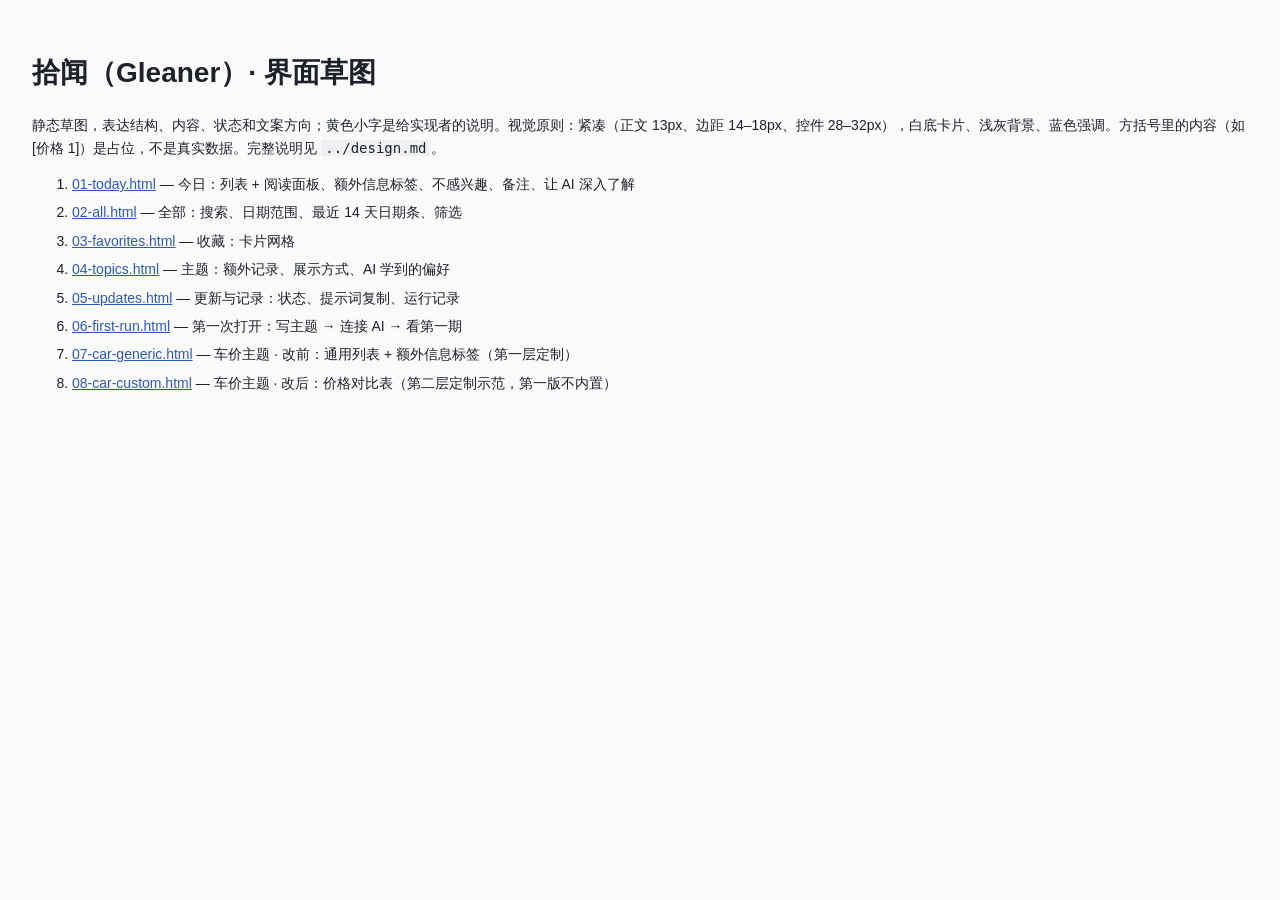
<file: docs/design/index.html>
<!doctype html>
<html lang="zh-CN"><head><meta charset="utf-8"><title>拾闻 · 界面草图</title><style>body{margin:0;padding:32px;font-family:-apple-system,"PingFang SC",sans-serif;background:#fafafa;color:#1D2129;font-size:14px;line-height:1.6}a{color:#2B59C3}li{margin:6px 0}code{background:#eef0f3;padding:0 4px;border-radius:3px}</style></head><body>
<h1>拾闻（Gleaner）· 界面草图</h1>
<p>静态草图，表达结构、内容、状态和文案方向；黄色小字是给实现者的说明。视觉原则：紧凑（正文 13px、边距 14–18px、控件 28–32px），白底卡片、浅灰背景、蓝色强调。方括号里的内容（如 [价格 1]）是占位，不是真实数据。完整说明见 <code>../design.md</code>。</p>
<ol>
<li><a href="01-today.html">01-today.html</a> — 今日：列表 + 阅读面板、额外信息标签、不感兴趣、备注、让 AI 深入了解</li>
<li><a href="02-all.html">02-all.html</a> — 全部：搜索、日期范围、最近 14 天日期条、筛选</li>
<li><a href="03-favorites.html">03-favorites.html</a> — 收藏：卡片网格</li>
<li><a href="04-topics.html">04-topics.html</a> — 主题：额外记录、展示方式、AI 学到的偏好</li>
<li><a href="05-updates.html">05-updates.html</a> — 更新与记录：状态、提示词复制、运行记录</li>
<li><a href="06-first-run.html">06-first-run.html</a> — 第一次打开：写主题 → 连接 AI → 看第一期</li>
<li><a href="07-car-generic.html">07-car-generic.html</a> — 车价主题 · 改前：通用列表 + 额外信息标签（第一层定制）</li>
<li><a href="08-car-custom.html">08-car-custom.html</a> — 车价主题 · 改后：价格对比表（第二层定制示范，第一版不内置）</li>
</ol>
</body></html>
</file>
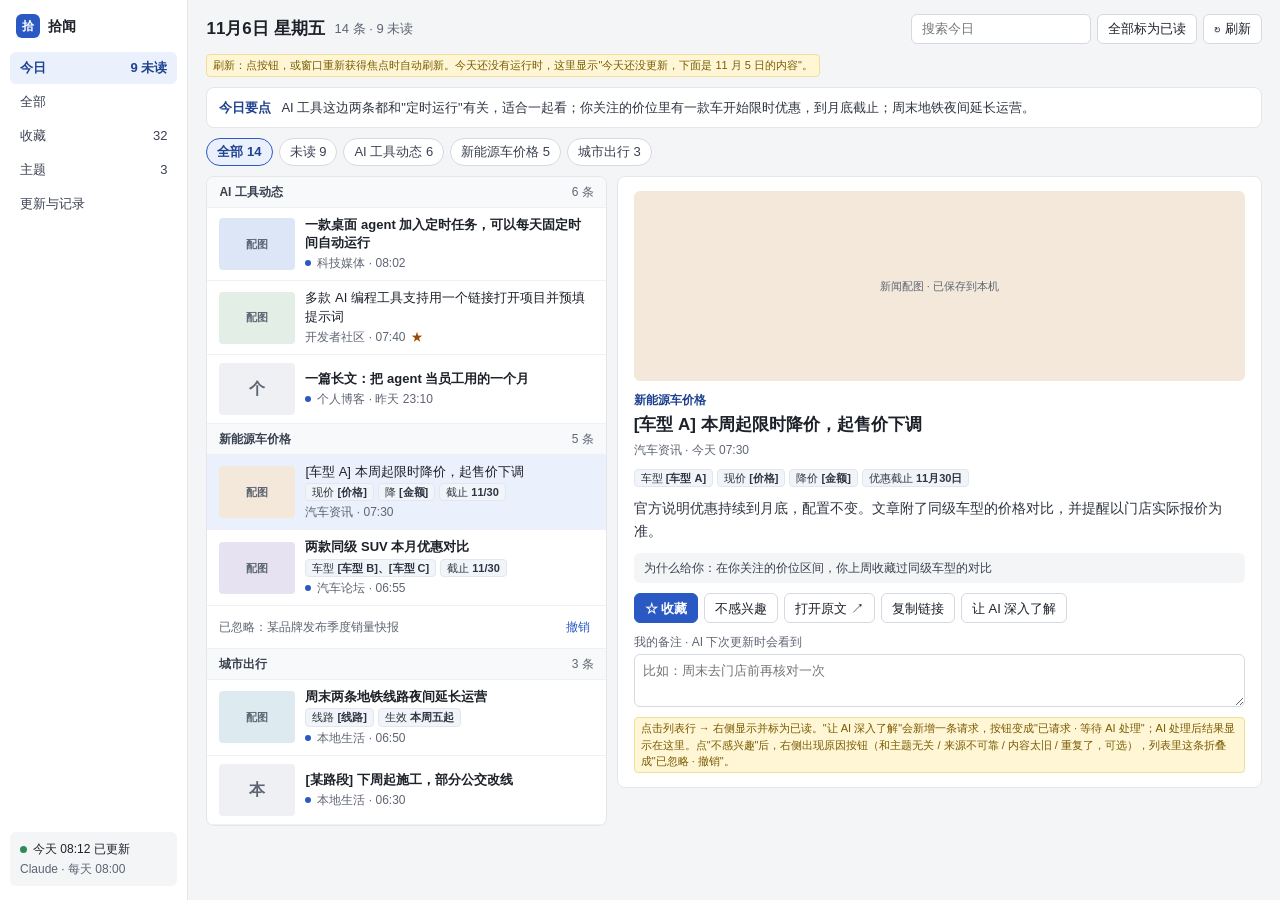
<file: docs/design/01-today.html>
<!doctype html>
<html lang="zh-CN"><head><meta charset="utf-8"><title>01 今日</title><link rel="stylesheet" href="style.css"></head>
<body><div class="shell">
<nav class="nav" aria-label="导航">
  <div class="brand"><span class="logo">拾</span>拾闻</div>
  <div class="nav-links">
    <a class="on" href="01-today.html"><span>今日</span><span>9 未读</span></a>
    <a href="02-all.html"><span>全部</span></a>
    <a href="03-favorites.html"><span>收藏</span><span>32</span></a>
    <a href="04-topics.html"><span>主题</span><span>3</span></a>
    <a href="05-updates.html"><span>更新与记录</span></a>
  </div>
  <a class="status" href="05-updates.html"><b><span class="dot"></span>今天 08:12 已更新</b><span>Claude · 每天 08:00</span></a>
</nav>

<main class="main">
  <div class="head">
    <h1>11月6日 星期五</h1><span class="muted">14 条 · 9 未读</span>
    <div class="tools">
      <label class="sr" for="q">搜索今日</label><input id="q" class="input" placeholder="搜索今日" style="width:180px">
      <button class="btn">全部标为已读</button>
      <button class="btn" aria-label="刷新">↻ 刷新</button>
    </div>
  </div>
  <p class="annot" style="margin:0;align-self:flex-start">刷新：点按钮，或窗口重新获得焦点时自动刷新。今天还没有运行时，这里显示"今天还没更新，下面是 11 月 5 日的内容"。</p>

  <section class="card pad" style="display:flex;gap:10px;align-items:baseline">
    <strong style="flex:none;color:var(--accent-strong)">今日要点</strong>
    <p style="margin:0;color:var(--text-2)">AI 工具这边两条都和"定时运行"有关，适合一起看；你关注的价位里有一款车开始限时优惠，到月底截止；周末地铁夜间延长运营。</p>
  </section>

  <div class="chips">
    <span class="chip on">全部 14</span><span class="chip">未读 9</span><span class="chip">AI 工具动态 6</span><span class="chip">新能源车价格 5</span><span class="chip">城市出行 3</span>
  </div>

  <div class="split">
    <section class="card list-col" aria-label="今日内容">
      <div class="group-head"><strong>AI 工具动态</strong><span>6 条</span></div>
      <div class="row"><div class="thumb img-ph" style="background:#DCE6F7">配图</div><div class="body"><span class="title unread">一款桌面 agent 加入定时任务，可以每天固定时间自动运行</span><span class="meta"><span class="unread-dot"></span>科技媒体 · 08:02</span></div></div>
      <div class="row"><div class="thumb img-ph" style="background:#E3EEE6">配图</div><div class="body"><span class="title">多款 AI 编程工具支持用一个链接打开项目并预填提示词</span><span class="meta">开发者社区 · 07:40 <span style="color:var(--star)">★</span></span></div></div>
      <div class="row"><div class="thumb">个</div><div class="body"><span class="title unread">一篇长文：把 agent 当员工用的一个月</span><span class="meta"><span class="unread-dot"></span>个人博客 · 昨天 23:10</span></div></div>

      <div class="group-head"><strong>新能源车价格</strong><span>5 条</span></div>
      <div class="row on"><div class="thumb img-ph" style="background:#F3E8DA">配图</div><div class="body"><span class="title">[车型 A] 本周起限时降价，起售价下调</span><div class="extra"><span>现价 <b>[价格]</b></span><span>降 <b>[金额]</b></span><span>截止 <b>11/30</b></span></div><span class="meta">汽车资讯 · 07:30</span></div></div>
      <div class="row"><div class="thumb img-ph" style="background:#E6E2F1">配图</div><div class="body"><span class="title unread">两款同级 SUV 本月优惠对比</span><div class="extra"><span>车型 <b>[车型 B]、[车型 C]</b></span><span>截止 <b>11/30</b></span></div><span class="meta"><span class="unread-dot"></span>汽车论坛 · 06:55</span></div></div>
      <div class="dismissed"><span style="flex:1;overflow:hidden;white-space:nowrap;text-overflow:ellipsis">已忽略：某品牌发布季度销量快报</span><button class="btn link">撤销</button></div>

      <div class="group-head"><strong>城市出行</strong><span>3 条</span></div>
      <div class="row"><div class="thumb img-ph" style="background:#DDEBF0">配图</div><div class="body"><span class="title unread">周末两条地铁线路夜间延长运营</span><div class="extra"><span>线路 <b>[线路]</b></span><span>生效 <b>本周五起</b></span></div><span class="meta"><span class="unread-dot"></span>本地生活 · 06:50</span></div></div>
      <div class="row"><div class="thumb">本</div><div class="body"><span class="title unread">[某路段] 下周起施工，部分公交改线</span><span class="meta"><span class="unread-dot"></span>本地生活 · 06:30</span></div></div>
    </section>

    <article class="card read-col" aria-label="阅读">
      <div class="hero img-ph" style="background:#F3E8DA">新闻配图 · 已保存到本机</div>
      <div style="display:flex;flex-direction:column;gap:4px">
        <span class="small" style="color:var(--accent-strong);font-weight:600">新能源车价格</span>
        <h2 style="margin:0;font-size:17px;line-height:1.4">[车型 A] 本周起限时降价，起售价下调</h2>
        <span class="small muted">汽车资讯 · 今天 07:30</span>
      </div>
      <div class="extra"><span>车型 <b>[车型 A]</b></span><span>现价 <b>[价格]</b></span><span>降价 <b>[金额]</b></span><span>优惠截止 <b>11月30日</b></span></div>
      <p style="margin:0;font-size:14px;line-height:1.65;color:var(--text-2)">官方说明优惠持续到月底，配置不变。文章附了同级车型的价格对比，并提醒以门店实际报价为准。</p>
      <p class="reason">为什么给你：在你关注的价位区间，你上周收藏过同级车型的对比</p>
      <div style="display:flex;flex-wrap:wrap;gap:6px">
        <button class="btn primary">☆ 收藏</button>
        <button class="btn">不感兴趣</button>
        <a class="btn" href="#">打开原文 ↗</a>
        <button class="btn">复制链接</button>
        <button class="btn">让 AI 深入了解</button>
      </div>
      <div class="field">
        <label for="note" class="small" style="font-weight:400;color:var(--muted)">我的备注 · AI 下次更新时会看到</label>
        <textarea id="note" class="input" rows="2" placeholder="比如：周末去门店前再核对一次"></textarea>
      </div>
      <p class="annot" style="margin:0">点击列表行 → 右侧显示并标为已读。"让 AI 深入了解"会新增一条请求，按钮变成"已请求 · 等待 AI 处理"；AI 处理后结果显示在这里。点"不感兴趣"后，右侧出现原因按钮（和主题无关 / 来源不可靠 / 内容太旧 / 重复了，可选），列表里这条折叠成"已忽略 · 撤销"。</p>
    </article>
  </div>
</main>
</div></body></html>
</file>
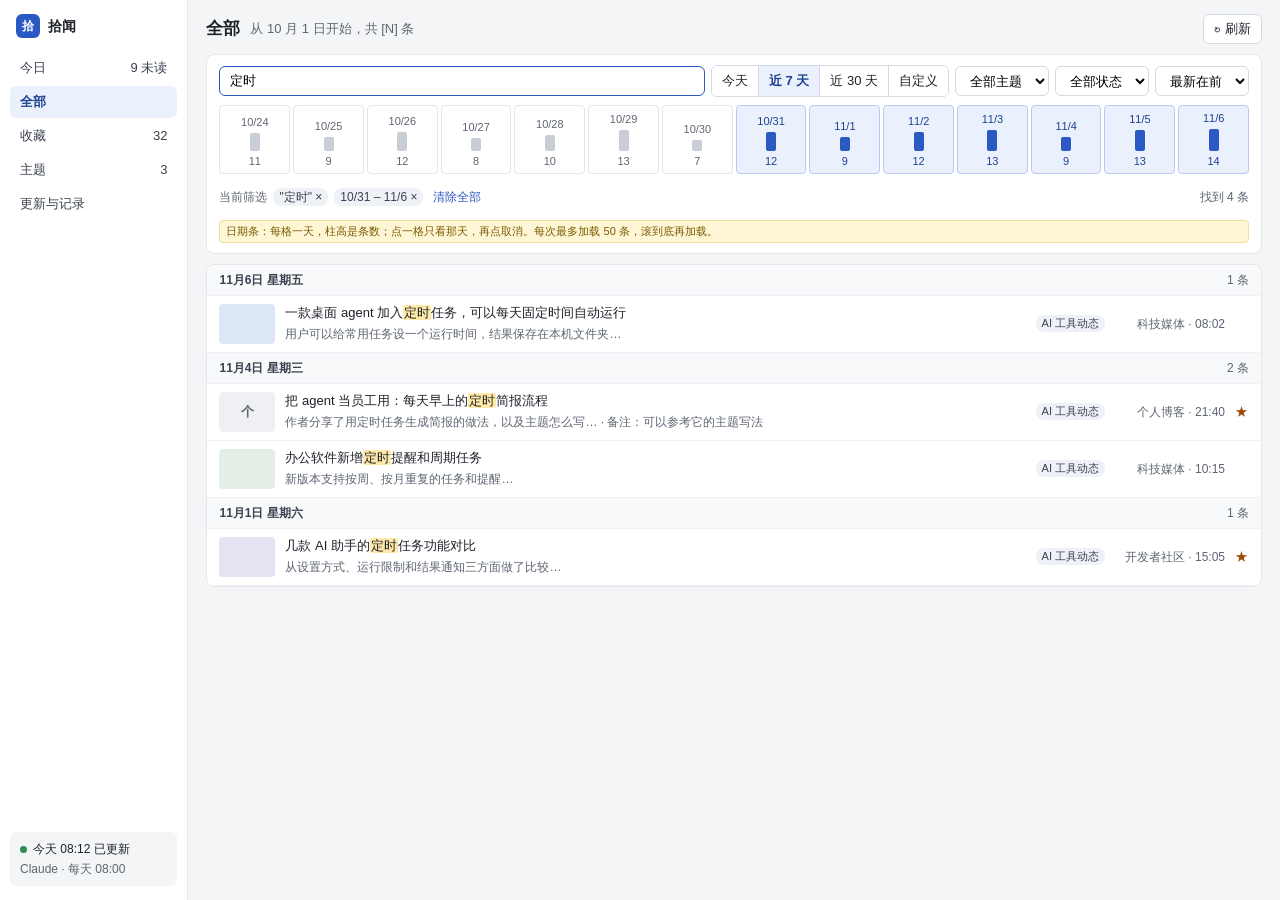
<file: docs/design/02-all.html>
<!doctype html>
<html lang="zh-CN"><head><meta charset="utf-8"><title>02 全部</title><link rel="stylesheet" href="style.css">
<style>mark{background:#FFE9A8;color:inherit;border-radius:2px;padding:0 1px}.days{display:grid;grid-template-columns:repeat(14,minmax(0,1fr));gap:3px}.day{min-height:52px;border:1px solid var(--line);border-radius:4px;background:#fff;color:var(--muted);display:flex;flex-direction:column;align-items:center;justify-content:flex-end;gap:2px;padding:4px 0;font-size:11px}.day.in{border-color:#B9CBF0;background:var(--accent-bg);color:var(--accent-strong)}.bar{width:10px;border-radius:2px;background:#C9CED6}.day.in .bar{background:var(--accent)}.seg{display:inline-flex;border:1px solid #D5D9E0;border-radius:6px;overflow:hidden}.seg span{min-height:30px;padding:0 10px;display:flex;align-items:center;border-right:1px solid #D5D9E0;background:#fff}.seg span:last-child{border-right:none}.seg span.on{background:var(--accent-bg);color:var(--accent-strong);font-weight:600}</style></head>
<body><div class="shell">
<nav class="nav" aria-label="导航">
  <div class="brand"><span class="logo">拾</span>拾闻</div>
  <div class="nav-links">
    <a href="01-today.html"><span>今日</span><span>9 未读</span></a>
    <a class="on" href="02-all.html"><span>全部</span></a>
    <a href="03-favorites.html"><span>收藏</span><span>32</span></a>
    <a href="04-topics.html"><span>主题</span><span>3</span></a>
    <a href="05-updates.html"><span>更新与记录</span></a>
  </div>
  <a class="status" href="05-updates.html"><b><span class="dot"></span>今天 08:12 已更新</b><span>Claude · 每天 08:00</span></a>
</nav>
<main class="main">
  <div class="head"><h1>全部</h1><span class="muted">从 10 月 1 日开始，共 [N] 条</span><div class="tools"><button class="btn">↻ 刷新</button></div></div>

  <div class="card pad" role="search" style="display:flex;flex-direction:column;gap:8px">
    <div style="display:flex;flex-wrap:wrap;gap:6px;align-items:center">
      <label class="sr" for="s">搜索</label><input id="s" class="input" value="定时" style="flex:1 1 240px;border-color:var(--accent)">
      <span class="seg"><span>今天</span><span class="on">近 7 天</span><span>近 30 天</span><span>自定义</span></span>
      <select class="input"><option>全部主题</option></select>
      <select class="input"><option>全部状态</option><option>未读</option><option>收藏</option><option>已忽略</option></select>
      <select class="input"><option>最新在前</option><option>最早在前</option></select>
    </div>
    <div class="days" aria-label="最近 14 天">
      <span class="day">10/24<span class="bar" style="height:18px"></span>11</span><span class="day">10/25<span class="bar" style="height:14px"></span>9</span><span class="day">10/26<span class="bar" style="height:19px"></span>12</span><span class="day">10/27<span class="bar" style="height:13px"></span>8</span><span class="day">10/28<span class="bar" style="height:16px"></span>10</span><span class="day">10/29<span class="bar" style="height:21px"></span>13</span><span class="day">10/30<span class="bar" style="height:11px"></span>7</span>
      <span class="day in">10/31<span class="bar" style="height:19px"></span>12</span><span class="day in">11/1<span class="bar" style="height:14px"></span>9</span><span class="day in">11/2<span class="bar" style="height:19px"></span>12</span><span class="day in">11/3<span class="bar" style="height:21px"></span>13</span><span class="day in">11/4<span class="bar" style="height:14px"></span>9</span><span class="day in">11/5<span class="bar" style="height:21px"></span>13</span><span class="day in">11/6<span class="bar" style="height:22px"></span>14</span>
    </div>
    <div style="display:flex;flex-wrap:wrap;gap:6px;align-items:center" class="small">
      <span class="muted">当前筛选</span><span class="tag" style="font-size:12px">"定时" ×</span><span class="tag" style="font-size:12px">10/31 – 11/6 ×</span><button class="btn link">清除全部</button><span class="muted" style="margin-left:auto">找到 4 条</span>
    </div>
    <p class="annot" style="margin:0">日期条：每格一天，柱高是条数；点一格只看那天，再点取消。每次最多加载 50 条，滚到底再加载。</p>
  </div>

  <section class="card" style="overflow:hidden">
    <div class="group-head"><strong>11月6日 星期五</strong><span>1 条</span></div>
    <div class="row"><div class="thumb s img-ph" style="background:#DCE6F7"></div><div class="body"><span class="title">一款桌面 agent 加入<mark>定时</mark>任务，可以每天固定时间自动运行</span><span class="small muted" style="white-space:nowrap;overflow:hidden;text-overflow:ellipsis">用户可以给常用任务设一个运行时间，结果保存在本机文件夹…</span></div><span class="tag">AI 工具动态</span><span class="small muted" style="width:110px;text-align:right">科技媒体 · 08:02</span><span style="width:14px"></span></div>
    <div class="group-head"><strong>11月4日 星期三</strong><span>2 条</span></div>
    <div class="row"><div class="thumb s">个</div><div class="body"><span class="title">把 agent 当员工用：每天早上的<mark>定时</mark>简报流程</span><span class="small muted" style="white-space:nowrap;overflow:hidden;text-overflow:ellipsis">作者分享了用定时任务生成简报的做法，以及主题怎么写… · 备注：可以参考它的主题写法</span></div><span class="tag">AI 工具动态</span><span class="small muted" style="width:110px;text-align:right">个人博客 · 21:40</span><span style="width:14px;color:var(--star)">★</span></div>
    <div class="row"><div class="thumb s img-ph" style="background:#E3EEE6"></div><div class="body"><span class="title">办公软件新增<mark>定时</mark>提醒和周期任务</span><span class="small muted" style="white-space:nowrap;overflow:hidden;text-overflow:ellipsis">新版本支持按周、按月重复的任务和提醒…</span></div><span class="tag">AI 工具动态</span><span class="small muted" style="width:110px;text-align:right">科技媒体 · 10:15</span><span style="width:14px"></span></div>
    <div class="group-head"><strong>11月1日 星期六</strong><span>1 条</span></div>
    <div class="row"><div class="thumb s img-ph" style="background:#E6E2F1"></div><div class="body"><span class="title">几款 AI 助手的<mark>定时</mark>任务功能对比</span><span class="small muted" style="white-space:nowrap;overflow:hidden;text-overflow:ellipsis">从设置方式、运行限制和结果通知三方面做了比较…</span></div><span class="tag">AI 工具动态</span><span class="small muted" style="width:110px;text-align:right">开发者社区 · 15:05</span><span style="width:14px;color:var(--star)">★</span></div>
  </section>
</main>
</div></body></html>
</file>
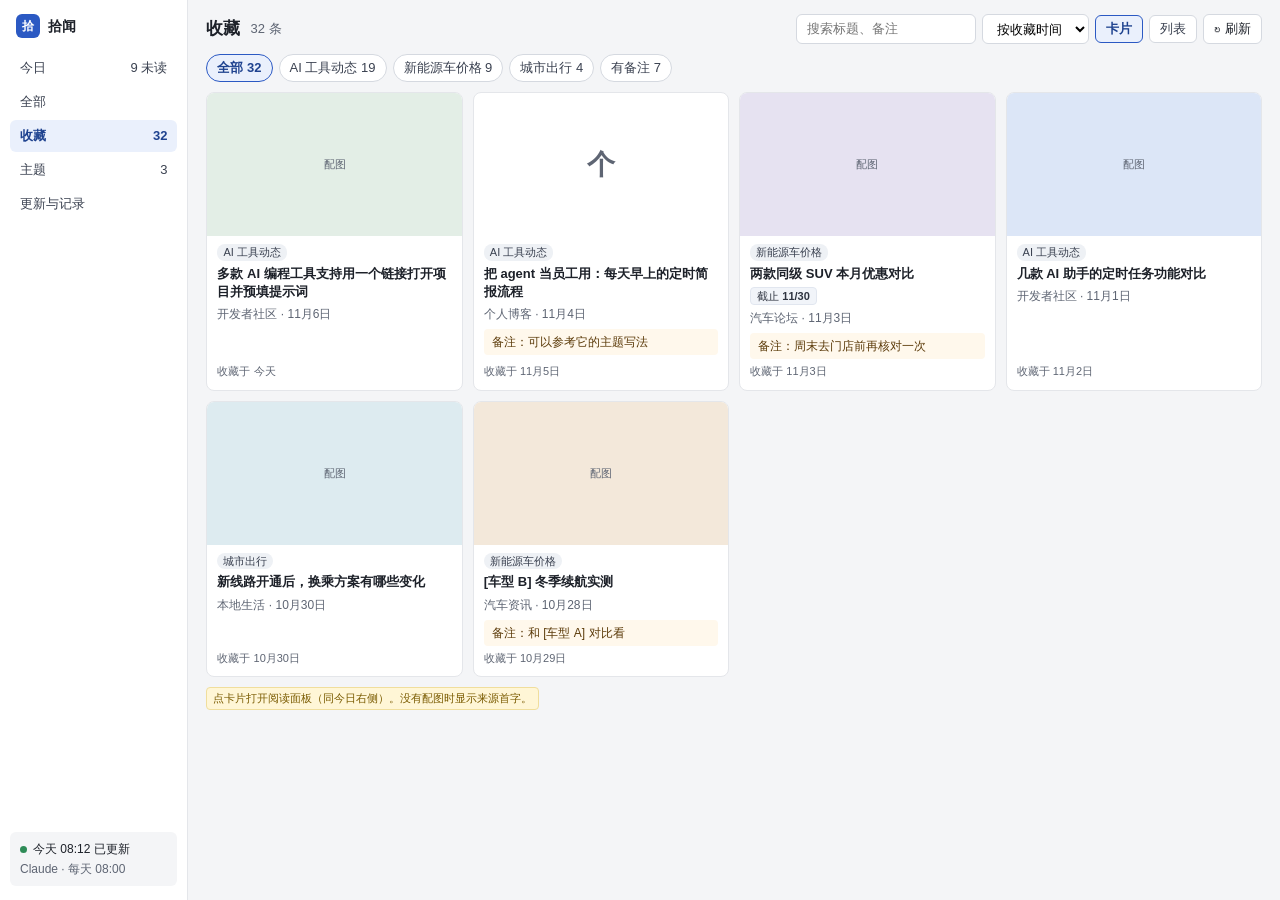
<file: docs/design/03-favorites.html>
<!doctype html>
<html lang="zh-CN"><head><meta charset="utf-8"><title>03 收藏</title><link rel="stylesheet" href="style.css">
<style>.grid{display:grid;grid-template-columns:repeat(auto-fill,minmax(220px,1fr));gap:10px}.fav{overflow:hidden;display:flex;flex-direction:column}.fav .pic{aspect-ratio:16/9}.fav .in{padding:8px 10px 10px;display:flex;flex-direction:column;gap:4px;flex:1}.fav .t{font-weight:600;line-height:1.4}.fav .n{margin:2px 0 0;padding:4px 8px;border-radius:4px;background:#FFF8EC;color:#5C3B0A;font-size:12px}.fav .when{margin-top:auto;font-size:11px;color:var(--muted)}</style></head>
<body><div class="shell">
<nav class="nav" aria-label="导航">
  <div class="brand"><span class="logo">拾</span>拾闻</div>
  <div class="nav-links">
    <a href="01-today.html"><span>今日</span><span>9 未读</span></a>
    <a href="02-all.html"><span>全部</span></a>
    <a class="on" href="03-favorites.html"><span>收藏</span><span>32</span></a>
    <a href="04-topics.html"><span>主题</span><span>3</span></a>
    <a href="05-updates.html"><span>更新与记录</span></a>
  </div>
  <a class="status" href="05-updates.html"><b><span class="dot"></span>今天 08:12 已更新</b><span>Claude · 每天 08:00</span></a>
</nav>
<main class="main">
  <div class="head"><h1>收藏</h1><span class="muted">32 条</span>
    <div class="tools"><input class="input" placeholder="搜索标题、备注" style="width:180px"><select class="input"><option>按收藏时间</option><option>按发布时间</option></select><span class="chip on" style="border-radius:6px">卡片</span><span class="chip" style="border-radius:6px">列表</span><button class="btn">↻ 刷新</button></div>
  </div>
  <div class="chips"><span class="chip on">全部 32</span><span class="chip">AI 工具动态 19</span><span class="chip">新能源车价格 9</span><span class="chip">城市出行 4</span><span class="chip">有备注 7</span></div>
  <div class="grid">
    <article class="card fav"><div class="pic img-ph" style="background:#E3EEE6">配图</div><div class="in"><span class="tag" style="align-self:flex-start">AI 工具动态</span><span class="t">多款 AI 编程工具支持用一个链接打开项目并预填提示词</span><span class="small muted">开发者社区 · 11月6日</span><span class="when">收藏于 今天</span></div></article>
    <article class="card fav"><div class="pic img-ph" style="font-size:28px;font-weight:700">个</div><div class="in"><span class="tag" style="align-self:flex-start">AI 工具动态</span><span class="t">把 agent 当员工用：每天早上的定时简报流程</span><span class="small muted">个人博客 · 11月4日</span><p class="n">备注：可以参考它的主题写法</p><span class="when">收藏于 11月5日</span></div></article>
    <article class="card fav"><div class="pic img-ph" style="background:#E6E2F1">配图</div><div class="in"><span class="tag" style="align-self:flex-start">新能源车价格</span><span class="t">两款同级 SUV 本月优惠对比</span><div class="extra"><span>截止 <b>11/30</b></span></div><span class="small muted">汽车论坛 · 11月3日</span><p class="n">备注：周末去门店前再核对一次</p><span class="when">收藏于 11月3日</span></div></article>
    <article class="card fav"><div class="pic img-ph" style="background:#DCE6F7">配图</div><div class="in"><span class="tag" style="align-self:flex-start">AI 工具动态</span><span class="t">几款 AI 助手的定时任务功能对比</span><span class="small muted">开发者社区 · 11月1日</span><span class="when">收藏于 11月2日</span></div></article>
    <article class="card fav"><div class="pic img-ph" style="background:#DDEBF0">配图</div><div class="in"><span class="tag" style="align-self:flex-start">城市出行</span><span class="t">新线路开通后，换乘方案有哪些变化</span><span class="small muted">本地生活 · 10月30日</span><span class="when">收藏于 10月30日</span></div></article>
    <article class="card fav"><div class="pic img-ph" style="background:#F3E8DA">配图</div><div class="in"><span class="tag" style="align-self:flex-start">新能源车价格</span><span class="t">[车型 B] 冬季续航实测</span><span class="small muted">汽车资讯 · 10月28日</span><p class="n">备注：和 [车型 A] 对比看</p><span class="when">收藏于 10月29日</span></div></article>
  </div>
  <p class="annot" style="margin:0;align-self:flex-start">点卡片打开阅读面板（同今日右侧）。没有配图时显示来源首字。</p>
</main>
</div></body></html>
</file>
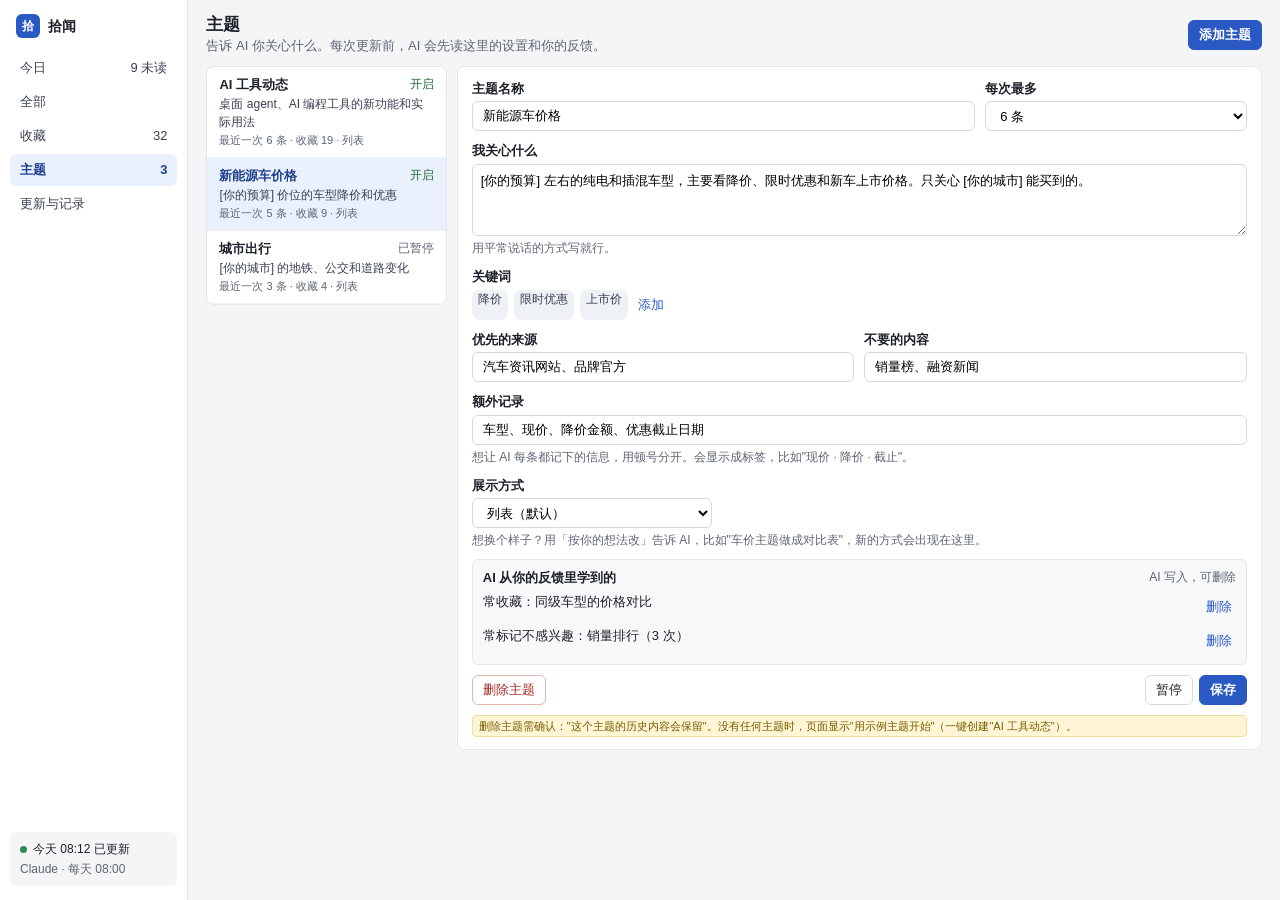
<file: docs/design/04-topics.html>
<!doctype html>
<html lang="zh-CN"><head><meta charset="utf-8"><title>04 主题</title><link rel="stylesheet" href="style.css">
<style>.tlist{flex:1 1 240px;overflow:hidden}.titem{padding:8px 12px;border-bottom:1px solid var(--line-soft);display:flex;flex-direction:column;gap:1px}.titem.on{background:var(--accent-bg)}.form{flex:999 1 420px;min-width:0;padding:12px 14px;display:flex;flex-direction:column;gap:10px}.two{display:flex;flex-wrap:wrap;gap:10px}.two>.field{flex:1 1 200px}</style></head>
<body><div class="shell">
<nav class="nav" aria-label="导航">
  <div class="brand"><span class="logo">拾</span>拾闻</div>
  <div class="nav-links">
    <a href="01-today.html"><span>今日</span><span>9 未读</span></a>
    <a href="02-all.html"><span>全部</span></a>
    <a href="03-favorites.html"><span>收藏</span><span>32</span></a>
    <a class="on" href="04-topics.html"><span>主题</span><span>3</span></a>
    <a href="05-updates.html"><span>更新与记录</span></a>
  </div>
  <a class="status" href="05-updates.html"><b><span class="dot"></span>今天 08:12 已更新</b><span>Claude · 每天 08:00</span></a>
</nav>
<main class="main">
  <div class="head"><div><h1>主题</h1><span class="muted">告诉 AI 你关心什么。每次更新前，AI 会先读这里的设置和你的反馈。</span></div><div class="tools"><button class="btn primary">添加主题</button></div></div>
  <div class="split">
    <div class="card tlist" role="list">
      <div class="titem" role="listitem"><div style="display:flex;justify-content:space-between"><strong>AI 工具动态</strong><span class="small" style="color:var(--ok)">开启</span></div><span class="small" style="color:var(--text-3)">桌面 agent、AI 编程工具的新功能和实际用法</span><span class="muted" style="font-size:11px">最近一次 6 条 · 收藏 19 · 列表</span></div>
      <div class="titem on" role="listitem"><div style="display:flex;justify-content:space-between"><strong style="color:var(--accent-strong)">新能源车价格</strong><span class="small" style="color:var(--ok)">开启</span></div><span class="small" style="color:var(--text-3)">[你的预算] 价位的车型降价和优惠</span><span class="muted" style="font-size:11px">最近一次 5 条 · 收藏 9 · 列表</span></div>
      <div class="titem" role="listitem"><div style="display:flex;justify-content:space-between"><strong>城市出行</strong><span class="small muted">已暂停</span></div><span class="small" style="color:var(--text-3)">[你的城市] 的地铁、公交和道路变化</span><span class="muted" style="font-size:11px">最近一次 3 条 · 收藏 4 · 列表</span></div>
    </div>
    <form class="card form" aria-label="编辑主题">
      <div class="two">
        <div class="field" style="flex:2 1 220px"><label for="n">主题名称</label><input id="n" class="input" value="新能源车价格"></div>
        <div class="field" style="flex:1 1 120px"><label for="m">每次最多</label><select id="m" class="input"><option>6 条</option><option>3 条</option><option>10 条</option></select></div>
      </div>
      <div class="field"><label for="d">我关心什么</label><textarea id="d" class="input" rows="3">[你的预算] 左右的纯电和插混车型，主要看降价、限时优惠和新车上市价格。只关心 [你的城市] 能买到的。</textarea><span class="small muted">用平常说话的方式写就行。</span></div>
      <div class="field"><span class="label">关键词</span><div class="chips"><span class="tag" style="font-size:12px">降价</span><span class="tag" style="font-size:12px">限时优惠</span><span class="tag" style="font-size:12px">上市价</span><button type="button" class="btn link small">添加</button></div></div>
      <div class="two">
        <div class="field"><label for="s">优先的来源</label><input id="s" class="input" value="汽车资讯网站、品牌官方"></div>
        <div class="field"><label for="x">不要的内容</label><input id="x" class="input" value="销量榜、融资新闻"></div>
      </div>
      <div class="field"><label for="e">额外记录</label><input id="e" class="input" value="车型、现价、降价金额、优惠截止日期"><span class="small muted">想让 AI 每条都记下的信息，用顿号分开。会显示成标签，比如"现价 · 降价 · 截止"。</span></div>
      <div class="field"><label for="v">展示方式</label><select id="v" class="input" style="max-width:240px"><option>列表（默认）</option></select><span class="small muted">想换个样子？用「按你的想法改」告诉 AI，比如"车价主题做成对比表"，新的方式会出现在这里。</span></div>
      <section style="border-radius:6px;background:#F7F8FA;border:1px solid var(--line);padding:8px 10px;display:flex;flex-direction:column;gap:4px">
        <div style="display:flex;justify-content:space-between"><strong>AI 从你的反馈里学到的</strong><span class="small muted">AI 写入，可删除</span></div>
        <div style="display:flex;justify-content:space-between;gap:8px"><span>常收藏：同级车型的价格对比</span><button type="button" class="btn link small">删除</button></div>
        <div style="display:flex;justify-content:space-between;gap:8px"><span>常标记不感兴趣：销量排行（3 次）</span><button type="button" class="btn link small">删除</button></div>
      </section>
      <div style="display:flex;flex-wrap:wrap;gap:6px"><button type="button" class="btn danger">删除主题</button><button type="button" class="btn" style="margin-left:auto">暂停</button><button type="submit" class="btn primary">保存</button></div>
      <p class="annot" style="margin:0">删除主题需确认："这个主题的历史内容会保留"。没有任何主题时，页面显示"用示例主题开始"（一键创建"AI 工具动态"）。</p>
    </form>
  </div>
</main>
</div></body></html>
</file>
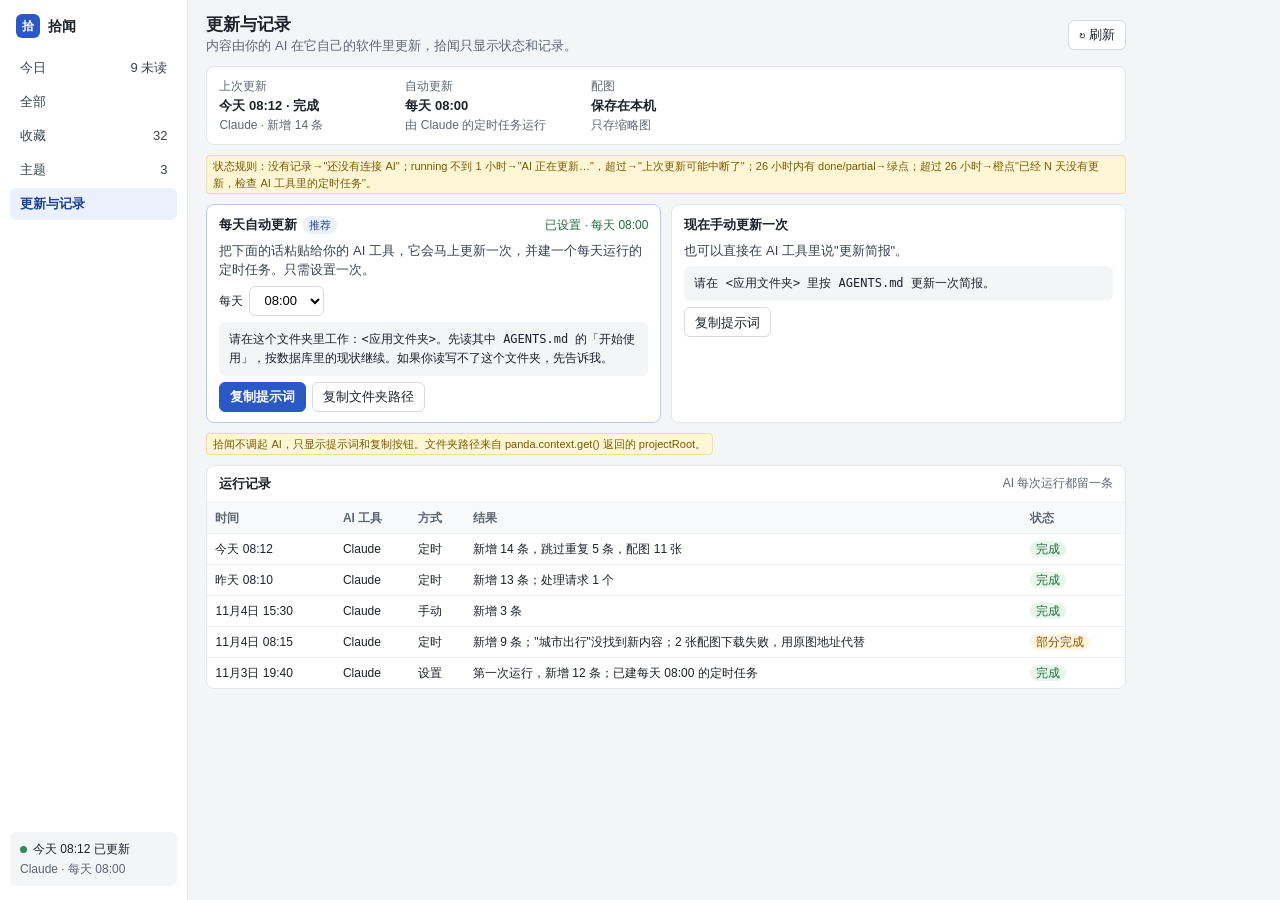
<file: docs/design/05-updates.html>
<!doctype html>
<html lang="zh-CN"><head><meta charset="utf-8"><title>05 更新与记录</title><link rel="stylesheet" href="style.css">
<style>.stat{display:flex;flex-direction:column;gap:1px;min-width:170px}.ways{display:flex;flex-wrap:wrap;gap:10px}.way{flex:1 1 300px;padding:10px 12px;display:flex;flex-direction:column;gap:6px}</style></head>
<body><div class="shell">
<nav class="nav" aria-label="导航">
  <div class="brand"><span class="logo">拾</span>拾闻</div>
  <div class="nav-links">
    <a href="01-today.html"><span>今日</span><span>9 未读</span></a>
    <a href="02-all.html"><span>全部</span></a>
    <a href="03-favorites.html"><span>收藏</span><span>32</span></a>
    <a href="04-topics.html"><span>主题</span><span>3</span></a>
    <a class="on" href="05-updates.html"><span>更新与记录</span></a>
  </div>
  <a class="status" href="05-updates.html"><b><span class="dot"></span>今天 08:12 已更新</b><span>Claude · 每天 08:00</span></a>
</nav>
<main class="main"><div style="max-width:920px;display:flex;flex-direction:column;gap:10px">
  <div class="head"><div><h1>更新与记录</h1><span class="muted">内容由你的 AI 在它自己的软件里更新，拾闻只显示状态和记录。</span></div><div class="tools"><button class="btn">↻ 刷新</button></div></div>

  <section class="card pad" style="display:flex;flex-wrap:wrap;gap:16px">
    <div class="stat"><span class="small muted">上次更新</span><strong>今天 08:12 · 完成</strong><span class="small muted">Claude · 新增 14 条</span></div>
    <div class="stat"><span class="small muted">自动更新</span><strong>每天 08:00</strong><span class="small muted">由 Claude 的定时任务运行</span></div>
    <div class="stat"><span class="small muted">配图</span><strong>保存在本机</strong><span class="small muted">只存缩略图</span></div>
  </section>
  <p class="annot" style="margin:0;align-self:flex-start">状态规则：没有记录→"还没有连接 AI"；running 不到 1 小时→"AI 正在更新…"，超过→"上次更新可能中断了"；26 小时内有 done/partial→绿点；超过 26 小时→橙点"已经 N 天没有更新，检查 AI 工具里的定时任务"。</p>

  <section class="ways">
    <div class="card way" style="border-color:#B9CBF0">
      <div style="display:flex;align-items:center;gap:6px"><strong>每天自动更新</strong><span class="pill info" style="font-size:11px">推荐</span><span class="small" style="margin-left:auto;color:var(--ok)">已设置 · 每天 08:00</span></div>
      <p style="margin:0;color:var(--text-3)">把下面的话粘贴给你的 AI 工具，它会马上更新一次，并建一个每天运行的定时任务。只需设置一次。</p>
      <div style="display:flex;gap:6px;align-items:center"><label class="small" for="t">每天</label><select id="t" class="input"><option>08:00</option><option>07:00</option><option>12:00</option><option>20:00</option></select></div>
      <pre class="prompt">请在这个文件夹里工作：&lt;应用文件夹&gt;。先读其中 AGENTS.md 的「开始使用」，按数据库里的现状继续。如果你读写不了这个文件夹，先告诉我。</pre>
      <div style="display:flex;gap:6px"><button class="btn primary">复制提示词</button><button class="btn">复制文件夹路径</button></div>
    </div>
    <div class="card way">
      <strong>现在手动更新一次</strong>
      <p style="margin:0;color:var(--text-3)">也可以直接在 AI 工具里说"更新简报"。</p>
      <pre class="prompt">请在 &lt;应用文件夹&gt; 里按 AGENTS.md 更新一次简报。</pre>
      <div style="display:flex;gap:6px"><button class="btn">复制提示词</button></div>
    </div>
  </section>
  <p class="annot" style="margin:0;align-self:flex-start">拾闻不调起 AI，只显示提示词和复制按钮。文件夹路径来自 panda.context.get() 返回的 projectRoot。</p>

  <section class="card" style="overflow:hidden">
    <div style="display:flex;justify-content:space-between;padding:8px 12px;border-bottom:1px solid var(--line-soft)"><strong>运行记录</strong><span class="small muted">AI 每次运行都留一条</span></div>
    <div style="overflow-x:auto"><table>
      <thead><tr><th>时间</th><th>AI 工具</th><th>方式</th><th>结果</th><th>状态</th></tr></thead>
      <tbody>
        <tr><td>今天 08:12</td><td>Claude</td><td>定时</td><td>新增 14 条，跳过重复 5 条，配图 11 张</td><td><span class="pill ok">完成</span></td></tr>
        <tr><td>昨天 08:10</td><td>Claude</td><td>定时</td><td>新增 13 条；处理请求 1 个</td><td><span class="pill ok">完成</span></td></tr>
        <tr><td>11月4日 15:30</td><td>Claude</td><td>手动</td><td>新增 3 条</td><td><span class="pill ok">完成</span></td></tr>
        <tr><td>11月4日 08:15</td><td>Claude</td><td>定时</td><td>新增 9 条；"城市出行"没找到新内容；2 张配图下载失败，用原图地址代替</td><td><span class="pill warn">部分完成</span></td></tr>
        <tr><td>11月3日 19:40</td><td>Claude</td><td>设置</td><td>第一次运行，新增 12 条；已建每天 08:00 的定时任务</td><td><span class="pill ok">完成</span></td></tr>
      </tbody>
    </table></div>
  </section>
</div></main>
</div></body></html>
</file>
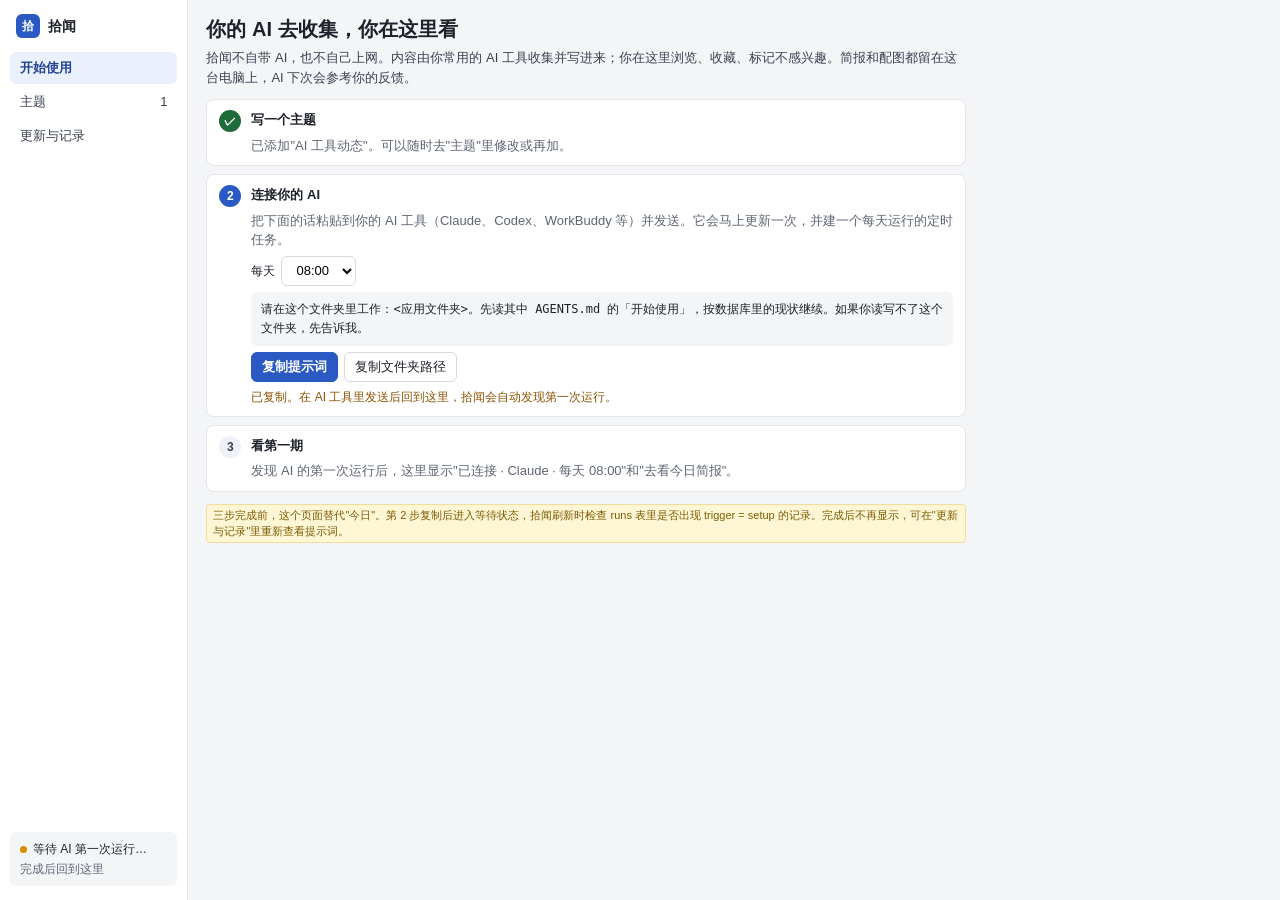
<file: docs/design/06-first-run.html>
<!doctype html>
<html lang="zh-CN"><head><meta charset="utf-8"><title>06 第一次打开</title><link rel="stylesheet" href="style.css">
<style>.steps{list-style:none;margin:0;padding:0;display:flex;flex-direction:column;gap:8px}.step{display:flex;gap:10px;align-items:flex-start;padding:10px 12px;border:1px solid var(--line);border-radius:8px;background:#fff}.num{flex:none;width:22px;height:22px;border-radius:11px;background:#EEF1F5;color:var(--text-3);display:flex;align-items:center;justify-content:center;font-size:12px;font-weight:700}.num.done{background:var(--ok);color:#fff}.num.now{background:var(--accent);color:#fff}.step .b{flex:1;min-width:0;display:flex;flex-direction:column;gap:6px}</style></head>
<body><div class="shell">
<nav class="nav" aria-label="导航">
  <div class="brand"><span class="logo">拾</span>拾闻</div>
  <div class="nav-links">
    <a class="on" href="06-first-run.html"><span>开始使用</span></a>
    <a href="04-topics.html"><span>主题</span><span>1</span></a>
    <a href="05-updates.html"><span>更新与记录</span></a>
  </div>
  <a class="status" href="05-updates.html"><b><span class="dot warn"></span>等待 AI 第一次运行…</b><span>完成后回到这里</span></a>
</nav>
<main class="main"><div style="max-width:760px;display:flex;flex-direction:column;gap:12px">
  <div><h1 style="margin:0;font-size:20px">你的 AI 去收集，你在这里看</h1>
  <p style="margin:4px 0 0;color:var(--text-3)">拾闻不自带 AI，也不自己上网。内容由你常用的 AI 工具收集并写进来；你在这里浏览、收藏、标记不感兴趣。简报和配图都留在这台电脑上，AI 下次会参考你的反馈。</p></div>
  <ol class="steps">
    <li class="step"><span class="num done">✓</span><div class="b"><strong>写一个主题</strong><span class="muted">已添加"AI 工具动态"。可以随时去"主题"里修改或再加。</span></div></li>
    <li class="step"><span class="num now">2</span><div class="b">
      <strong>连接你的 AI</strong>
      <span class="muted">把下面的话粘贴到你的 AI 工具（Claude、Codex、WorkBuddy 等）并发送。它会马上更新一次，并建一个每天运行的定时任务。</span>
      <div style="display:flex;gap:6px;align-items:center"><label class="small" for="t">每天</label><select id="t" class="input"><option>08:00</option></select></div>
      <pre class="prompt">请在这个文件夹里工作：&lt;应用文件夹&gt;。先读其中 AGENTS.md 的「开始使用」，按数据库里的现状继续。如果你读写不了这个文件夹，先告诉我。</pre>
      <div style="display:flex;gap:6px;flex-wrap:wrap"><button class="btn primary">复制提示词</button><button class="btn">复制文件夹路径</button></div>
      <span class="small" style="color:var(--warn)">已复制。在 AI 工具里发送后回到这里，拾闻会自动发现第一次运行。</span>
    </div></li>
    <li class="step"><span class="num">3</span><div class="b"><strong>看第一期</strong><span class="muted">发现 AI 的第一次运行后，这里显示"已连接 · Claude · 每天 08:00"和"去看今日简报"。</span></div></li>
  </ol>
  <p class="annot" style="margin:0">三步完成前，这个页面替代"今日"。第 2 步复制后进入等待状态，拾闻刷新时检查 runs 表里是否出现 trigger = setup 的记录。完成后不再显示，可在"更新与记录"里重新查看提示词。</p>
</div></main>
</div></body></html>
</file>
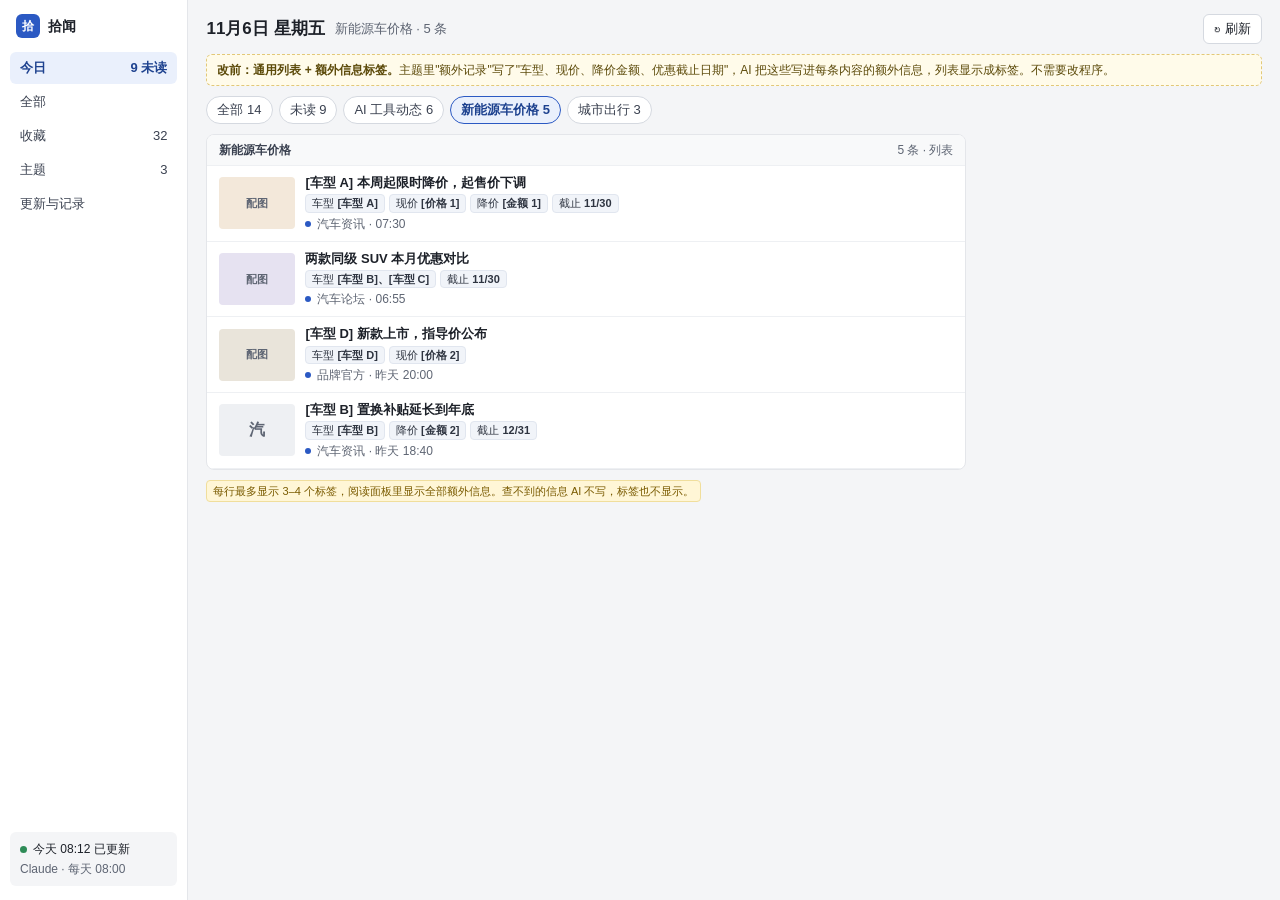
<file: docs/design/07-car-generic.html>
<!doctype html>
<html lang="zh-CN"><head><meta charset="utf-8"><title>07 车价主题 · 通用列表</title><link rel="stylesheet" href="style.css"></head>
<body><div class="shell">
<nav class="nav" aria-label="导航"><div class="brand"><span class="logo">拾</span>拾闻</div><div class="nav-links"><a class="on" href="01-today.html"><span>今日</span><span>9 未读</span></a><a href="02-all.html"><span>全部</span></a><a href="03-favorites.html"><span>收藏</span><span>32</span></a><a href="04-topics.html"><span>主题</span><span>3</span></a><a href="05-updates.html"><span>更新与记录</span></a></div><a class="status" href="05-updates.html"><b><span class="dot"></span>今天 08:12 已更新</b><span>Claude · 每天 08:00</span></a></nav>
<main class="main">
  <div class="head"><h1>11月6日 星期五</h1><span class="muted">新能源车价格 · 5 条</span><div class="tools"><button class="btn">↻ 刷新</button></div></div>
  <div class="note"><b>改前：通用列表 + 额外信息标签。</b>主题里"额外记录"写了"车型、现价、降价金额、优惠截止日期"，AI 把这些写进每条内容的额外信息，列表显示成标签。不需要改程序。</div>
  <div class="chips"><span class="chip">全部 14</span><span class="chip">未读 9</span><span class="chip">AI 工具动态 6</span><span class="chip on">新能源车价格 5</span><span class="chip">城市出行 3</span></div>
  <section class="card" style="overflow:hidden;max-width:760px">
    <div class="group-head"><strong>新能源车价格</strong><span>5 条 · 列表</span></div>
    <div class="row"><div class="thumb img-ph" style="background:#F3E8DA">配图</div><div class="body"><span class="title unread">[车型 A] 本周起限时降价，起售价下调</span><div class="extra"><span>车型 <b>[车型 A]</b></span><span>现价 <b>[价格 1]</b></span><span>降价 <b>[金额 1]</b></span><span>截止 <b>11/30</b></span></div><span class="meta"><span class="unread-dot"></span>汽车资讯 · 07:30</span></div></div>
    <div class="row"><div class="thumb img-ph" style="background:#E6E2F1">配图</div><div class="body"><span class="title unread">两款同级 SUV 本月优惠对比</span><div class="extra"><span>车型 <b>[车型 B]、[车型 C]</b></span><span>截止 <b>11/30</b></span></div><span class="meta"><span class="unread-dot"></span>汽车论坛 · 06:55</span></div></div>
    <div class="row"><div class="thumb img-ph" style="background:#E9E4DA">配图</div><div class="body"><span class="title unread">[车型 D] 新款上市，指导价公布</span><div class="extra"><span>车型 <b>[车型 D]</b></span><span>现价 <b>[价格 2]</b></span></div><span class="meta"><span class="unread-dot"></span>品牌官方 · 昨天 20:00</span></div></div>
    <div class="row"><div class="thumb">汽</div><div class="body"><span class="title unread">[车型 B] 置换补贴延长到年底</span><div class="extra"><span>车型 <b>[车型 B]</b></span><span>降价 <b>[金额 2]</b></span><span>截止 <b>12/31</b></span></div><span class="meta"><span class="unread-dot"></span>汽车资讯 · 昨天 18:40</span></div></div>
  </section>
  <p class="annot" style="margin:0;align-self:flex-start">每行最多显示 3–4 个标签，阅读面板里显示全部额外信息。查不到的信息 AI 不写，标签也不显示。</p>
</main>
</div></body></html>
</file>
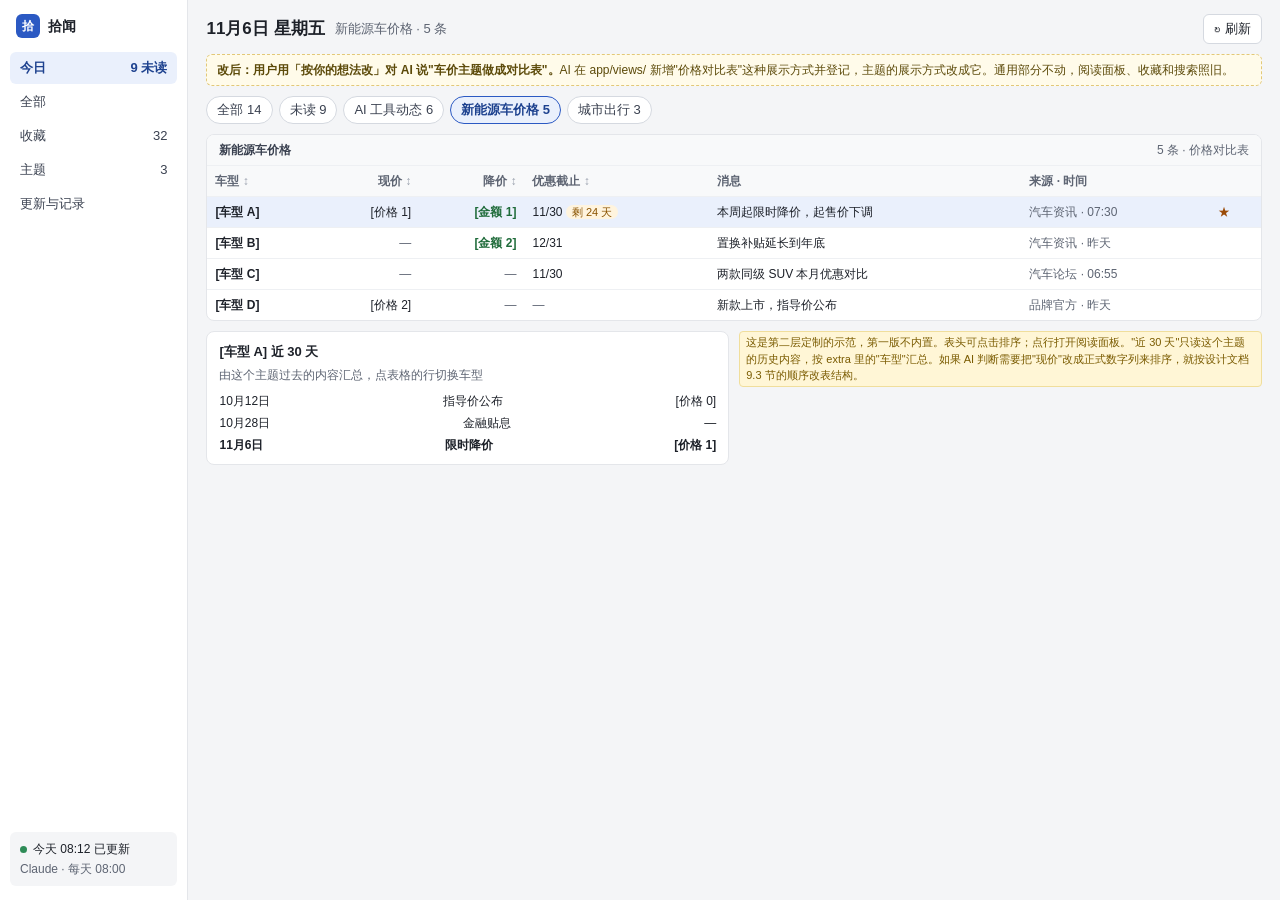
<file: docs/design/08-car-custom.html>
<!doctype html>
<html lang="zh-CN"><head><meta charset="utf-8"><title>08 车价主题 · 定制对比表</title><link rel="stylesheet" href="style.css">
<style>th button{all:unset;cursor:pointer}th button:after{content:" ↕";color:#9AA1AD}tr.pick td{background:var(--accent-bg)}.num{text-align:right;font-variant-numeric:tabular-nums}</style></head>
<body><div class="shell">
<nav class="nav" aria-label="导航"><div class="brand"><span class="logo">拾</span>拾闻</div><div class="nav-links"><a class="on" href="01-today.html"><span>今日</span><span>9 未读</span></a><a href="02-all.html"><span>全部</span></a><a href="03-favorites.html"><span>收藏</span><span>32</span></a><a href="04-topics.html"><span>主题</span><span>3</span></a><a href="05-updates.html"><span>更新与记录</span></a></div><a class="status" href="05-updates.html"><b><span class="dot"></span>今天 08:12 已更新</b><span>Claude · 每天 08:00</span></a></nav>
<main class="main">
  <div class="head"><h1>11月6日 星期五</h1><span class="muted">新能源车价格 · 5 条</span><div class="tools"><button class="btn">↻ 刷新</button></div></div>
  <div class="note"><b>改后：用户用「按你的想法改」对 AI 说"车价主题做成对比表"。</b>AI 在 app/views/ 新增"价格对比表"这种展示方式并登记，主题的展示方式改成它。通用部分不动，阅读面板、收藏和搜索照旧。</div>
  <div class="chips"><span class="chip">全部 14</span><span class="chip">未读 9</span><span class="chip">AI 工具动态 6</span><span class="chip on">新能源车价格 5</span><span class="chip">城市出行 3</span></div>
  <section class="card" style="overflow:hidden">
    <div class="group-head"><strong>新能源车价格</strong><span>5 条 · 价格对比表</span></div>
    <div style="overflow-x:auto"><table>
      <thead><tr><th><button>车型</button></th><th class="num"><button>现价</button></th><th class="num"><button>降价</button></th><th><button>优惠截止</button></th><th>消息</th><th>来源 · 时间</th><th></th></tr></thead>
      <tbody>
        <tr class="pick"><td><b>[车型 A]</b></td><td class="num">[价格 1]</td><td class="num" style="color:var(--ok);font-weight:600">[金额 1]</td><td>11/30 <span class="pill warn" style="font-size:11px">剩 24 天</span></td><td>本周起限时降价，起售价下调</td><td class="muted">汽车资讯 · 07:30</td><td style="color:var(--star)">★</td></tr>
        <tr><td><b>[车型 B]</b></td><td class="num muted">—</td><td class="num" style="color:var(--ok);font-weight:600">[金额 2]</td><td>12/31</td><td>置换补贴延长到年底</td><td class="muted">汽车资讯 · 昨天</td><td></td></tr>
        <tr><td><b>[车型 C]</b></td><td class="num muted">—</td><td class="num muted">—</td><td>11/30</td><td>两款同级 SUV 本月优惠对比</td><td class="muted">汽车论坛 · 06:55</td><td></td></tr>
        <tr><td><b>[车型 D]</b></td><td class="num">[价格 2]</td><td class="num muted">—</td><td class="muted">—</td><td>新款上市，指导价公布</td><td class="muted">品牌官方 · 昨天</td><td></td></tr>
      </tbody>
    </table></div>
  </section>
  <div class="split">
    <div class="card pad" style="flex:1 1 320px">
      <strong>[车型 A] 近 30 天</strong>
      <p class="small muted" style="margin:4px 0 8px">由这个主题过去的内容汇总，点表格的行切换车型</p>
      <div style="display:flex;flex-direction:column;gap:4px" class="small">
        <div style="display:flex;justify-content:space-between"><span>10月12日</span><span>指导价公布</span><span class="num">[价格 0]</span></div>
        <div style="display:flex;justify-content:space-between"><span>10月28日</span><span>金融贴息</span><span class="num">—</span></div>
        <div style="display:flex;justify-content:space-between"><b>11月6日</b><b>限时降价</b><b class="num">[价格 1]</b></div>
      </div>
    </div>
    <p class="annot" style="flex:1 1 320px;margin:0">这是第二层定制的示范，第一版不内置。表头可点击排序；点行打开阅读面板。"近 30 天"只读这个主题的历史内容，按 extra 里的"车型"汇总。如果 AI 判断需要把"现价"改成正式数字列来排序，就按设计文档 9.3 节的顺序改表结构。</p>
  </div>
</main>
</div></body></html>
</file>
<file: docs/design/style.css>
/* 拾闻界面草图公用样式：只用于草图，不是应用代码 */
:root{--bg:#F4F5F7;--surface:#FFFFFF;--line:#E4E6EA;--line-soft:#EEF0F3;--text:#1D2129;--text-2:#2E3440;--text-3:#3A4150;--muted:#5E6573;--accent:#2B59C3;--accent-strong:#1E428F;--accent-bg:#EAF0FC;--star:#9A4A07;--star-bg:#FFF4E5;--ok:#1F6B3A;--ok-bg:#E7F5EC;--warn:#8A5300;--warn-bg:#FFF4DE;--bad:#A32D24;--bad-bg:#FDECEA}
*{box-sizing:border-box}
body{margin:0;background:var(--bg);color:var(--text);font:13px/1.5 -apple-system,BlinkMacSystemFont,"PingFang SC","Hiragino Sans GB","Noto Sans SC","Microsoft YaHei",sans-serif}
a{color:var(--accent)}
.shell{display:flex;flex-wrap:wrap;min-height:100vh}
.nav{flex:1 1 188px;max-width:100%;background:var(--surface);border-right:1px solid var(--line);padding:14px 10px;display:flex;flex-direction:column;gap:14px}
.brand{display:flex;align-items:center;gap:8px;padding:0 6px;font-weight:700;font-size:14px}
.logo{width:24px;height:24px;border-radius:6px;background:var(--accent);color:#fff;display:flex;align-items:center;justify-content:center;font-size:12px}
.nav-links{display:flex;flex-direction:column;gap:2px}
.nav-links a{display:flex;justify-content:space-between;min-height:32px;align-items:center;padding:0 10px;border-radius:6px;color:var(--text-3);text-decoration:none}
.nav-links a.on{background:var(--accent-bg);color:var(--accent-strong);font-weight:600}
.status{margin-top:auto;padding:8px 10px;border-radius:6px;background:var(--bg);color:var(--muted);font-size:12px;text-decoration:none;display:flex;flex-direction:column;gap:2px}
.status b{display:flex;align-items:center;gap:6px;color:var(--text);font-weight:400}
.dot{width:7px;height:7px;border-radius:4px;background:#2E8B57;display:inline-block}
.dot.warn{background:#D98E04}
.main{flex:999 1 640px;min-width:0;padding:14px 18px;display:flex;flex-direction:column;gap:10px}
.head{display:flex;flex-wrap:wrap;align-items:center;gap:10px}
.head h1{margin:0;font-size:17px;line-height:1.3}
.head .tools{margin-left:auto;display:flex;flex-wrap:wrap;gap:6px;align-items:center}
.muted{color:var(--muted)}
.small{font-size:12px}
.card{background:var(--surface);border:1px solid var(--line);border-radius:8px}
.pad{padding:10px 12px}
.btn{min-height:30px;padding:0 10px;border-radius:6px;border:1px solid #D5D9E0;background:#fff;color:var(--text);font:inherit;cursor:pointer;display:inline-flex;align-items:center;gap:6px;text-decoration:none}
.btn.primary{background:var(--accent);border-color:var(--accent);color:#fff;font-weight:600}
.btn.star{background:var(--star-bg);border-color:#E9C38F;color:var(--star);font-weight:600}
.btn.link{border:none;background:none;color:var(--accent);padding:0 4px}
.btn.danger{border-color:#E8B4B0;color:var(--bad)}
.input{min-height:30px;padding:0 10px;border:1px solid #D5D9E0;border-radius:6px;font:inherit;background:#fff}
textarea.input{padding:6px 8px;min-height:auto;resize:vertical;width:100%}
.chips{display:flex;flex-wrap:wrap;gap:6px}
.chip{min-height:28px;padding:0 10px;border-radius:14px;border:1px solid #D5D9E0;background:#fff;color:var(--text-3);font:inherit;display:inline-flex;align-items:center}
.chip.on{border-color:var(--accent);background:var(--accent-bg);color:var(--accent-strong);font-weight:600}
.tag{padding:0 6px;border-radius:8px;background:#EEF1F5;color:var(--text-3);font-size:11px;white-space:nowrap}
.extra{display:flex;flex-wrap:wrap;gap:4px}
.extra span{padding:0 6px;border-radius:4px;background:#F1F4F9;border:1px solid #E1E6EF;color:var(--text-2);font-size:11px;white-space:nowrap}
.extra span b{font-weight:600}
.group-head{display:flex;justify-content:space-between;padding:6px 12px;background:#F8F9FA;border-bottom:1px solid var(--line-soft);font-size:12px;color:var(--muted)}
.group-head strong{color:var(--text-3)}
.row{display:flex;gap:10px;align-items:center;padding:8px 12px;border-bottom:1px solid var(--line-soft)}
.row.on{background:var(--accent-bg)}
.row .body{flex:1;min-width:0;display:flex;flex-direction:column;gap:2px}
.row .title{font-size:13px;line-height:1.4}
.row .title.unread{font-weight:600}
.row .meta{font-size:12px;color:var(--muted);display:flex;align-items:center;gap:6px}
.unread-dot{width:6px;height:6px;border-radius:3px;background:var(--accent);display:inline-block}
.thumb{flex:none;width:76px;height:52px;border-radius:4px;display:flex;align-items:center;justify-content:center;color:var(--muted);font-weight:700;font-size:16px;background:#EEF0F3}
.thumb.s{width:56px;height:40px;font-size:13px}
.img-ph{display:flex;align-items:center;justify-content:center;color:var(--muted);font-size:11px;text-align:center}
.dismissed{display:flex;align-items:center;gap:8px;padding:6px 12px;border-bottom:1px solid var(--line-soft);color:var(--muted);font-size:12px}
.split{display:flex;flex-wrap:wrap;gap:10px;align-items:flex-start}
.list-col{flex:1 1 400px;min-width:0;overflow:hidden}
.read-col{flex:999 1 420px;min-width:0;padding:14px 16px;display:flex;flex-direction:column;gap:10px}
.hero{height:190px;border-radius:6px}
.reason{margin:0;padding:6px 10px;border-radius:6px;background:var(--bg);color:var(--text-3);font-size:12px}
table{width:100%;border-collapse:collapse;font-size:12px}
th{text-align:left;color:var(--muted);font-weight:600;background:#F8F9FA;padding:6px 8px;white-space:nowrap}
td{padding:6px 8px;border-top:1px solid var(--line-soft);vertical-align:top}
.pill{padding:1px 6px;border-radius:8px;font-size:12px;white-space:nowrap}
.pill.ok{background:var(--ok-bg);color:var(--ok)}.pill.warn{background:var(--warn-bg);color:var(--warn)}.pill.bad{background:var(--bad-bg);color:var(--bad)}.pill.info{background:var(--accent-bg);color:var(--accent-strong)}
.prompt{margin:0;padding:8px 10px;border-radius:6px;background:var(--bg);font:12px/1.6 ui-monospace,SFMono-Regular,Menlo,monospace;white-space:pre-wrap}
.note{border-left:none;background:#FFFBEA;border:1px dashed #E2C878;border-radius:6px;padding:6px 10px;font-size:12px;color:#5C4A0A}
.sr{position:absolute;width:1px;height:1px;overflow:hidden;clip:rect(0 0 0 0)}
.field{display:flex;flex-direction:column;gap:3px}
.field label,.field .label{font-weight:600}
.annot{font-size:11px;color:#7A5B00;background:#FFF6D6;border:1px solid #F0DE9C;border-radius:4px;padding:2px 6px}
</file>
